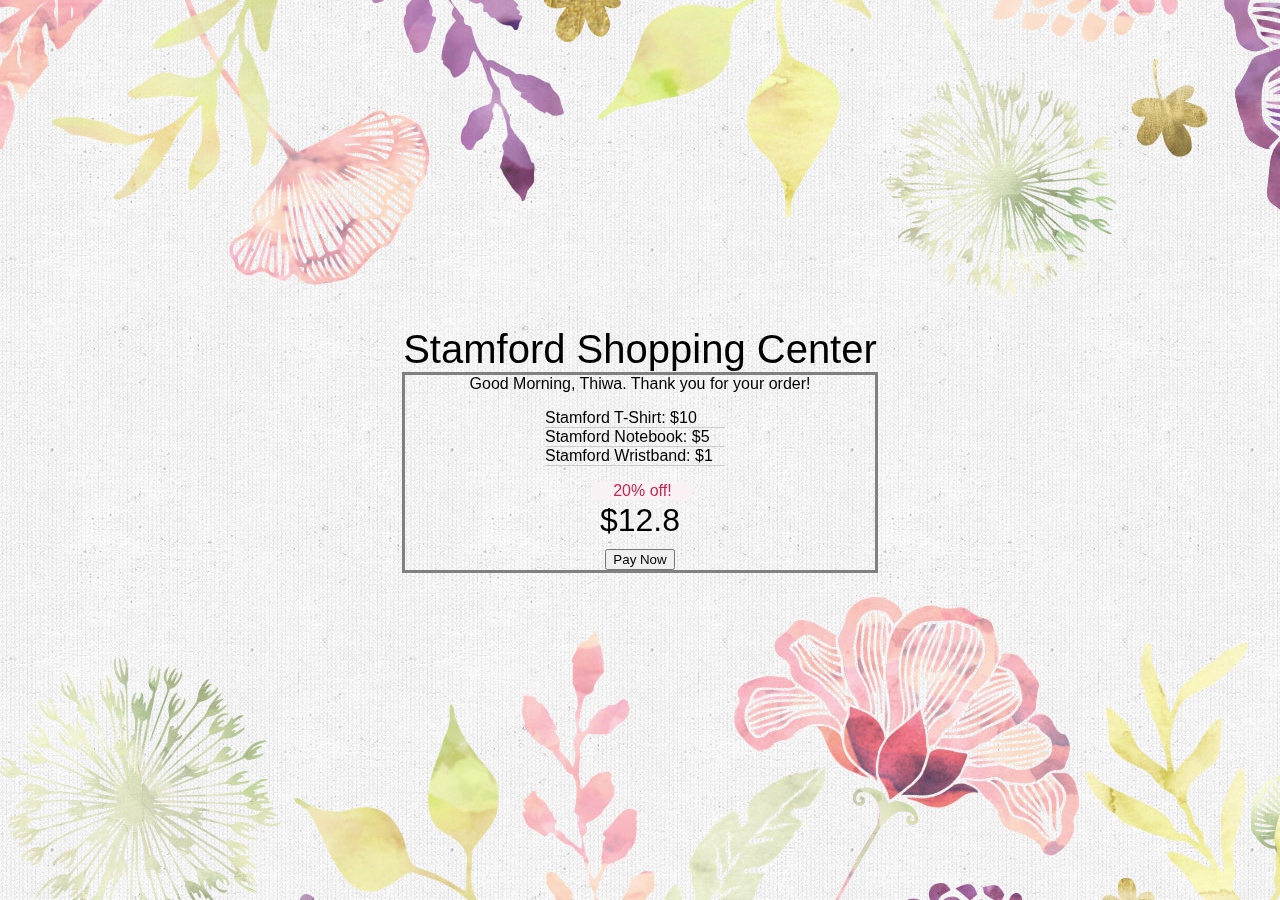
<file: Week2/index.html>
<html>
<head>
	<title>Week 2: Welcome to ITE220 Web Page</title>
	<link rel="stylesheet" type="text/css" href="CSS/w2style.css">
</head>
<body>
	<div class="content">
		<div class="title">Stamford Shopping Center</div>	
		<div class="content-container">
			<div class="inner-content">
				<span id="greeting">Hi</span>, Thiwa. Thank you for your order!
			</div>
			<ul id="productList" class="product-list"></ul>
			<div class="discount" id="discount">
				20% off!
			</div>
			<div class="total-price" id="totalPrice"></div>
			<button>Pay Now</button>
		</div>
	</div>
</body>
</html>
<script type="text/javascript" src="JS/add-content.js"></script>
</file>
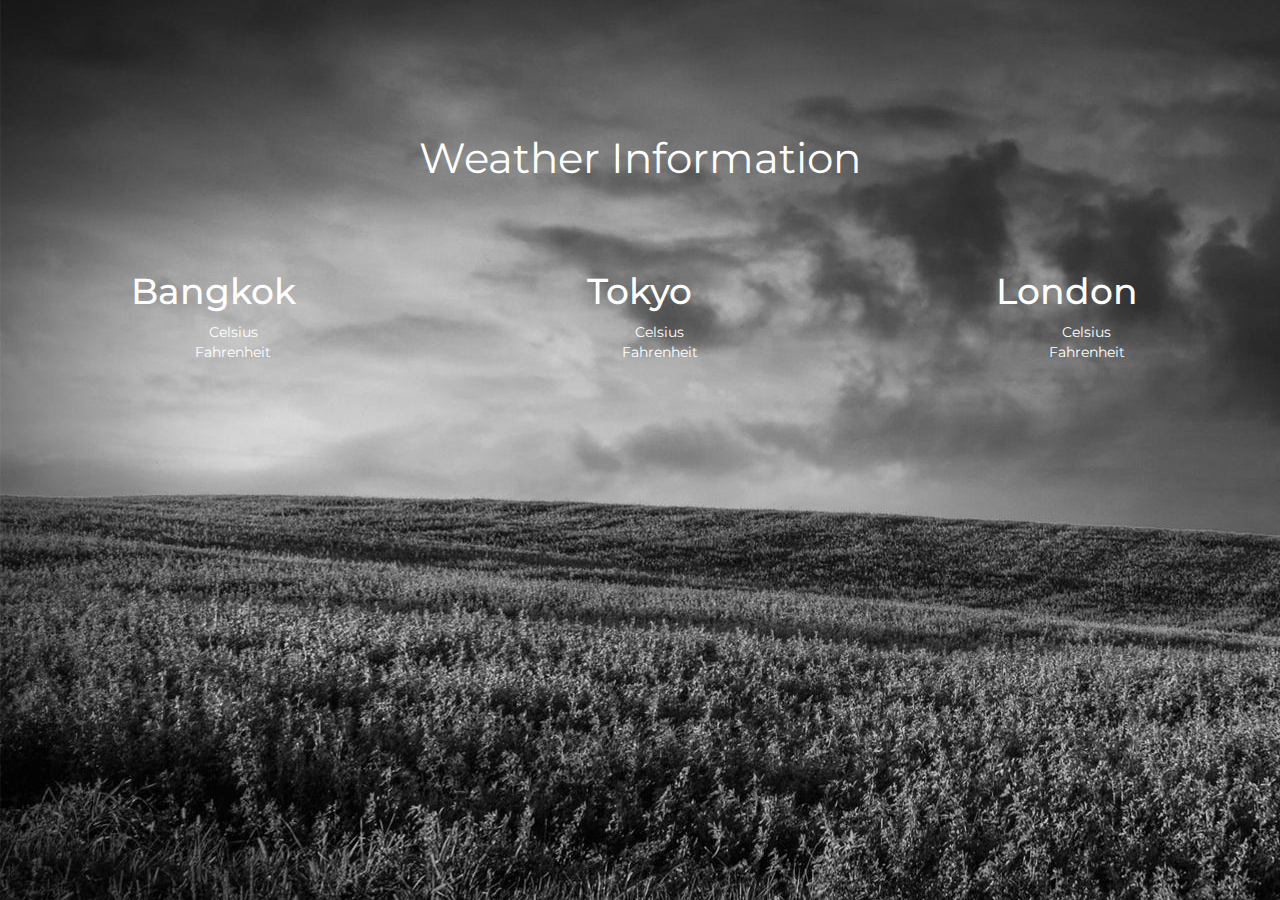
<file: Week7/index.html>
<!--Thiwa-->
<html>
<head>
  <title>Week7 | Weather</title>
  <link rel="stylesheet" href="css/app.css">
  <link rel="stylesheet" href="css/bootstrap.css">
  <link rel="stylesheet" href="css/bootstrap.min.css">
  <link rel="stylesheet" type="text/css" href="http://fonts.googleapis.com/css?family=Montserrat">
</head>
<body>
  <div class="header">
    Weather Information
  </div>
  <div id="container">
    <center>
    <div class="col-md-4">
        <div class="bangkok" >
          <a href="#" id="bkk"><h1>Bangkok</h1></a>
          <div id="bkkinfo">
            <!--bkk info is here-->
          </div>
          <ul>
            <a href="#" id="bkkcelsius">
              <li>
                Celsius
              </li>
            </a>
            <a href="#" id="bkkfahren">
              <li>
                Fahrenheit
              </li>
            </a>
          </ul>
        </div>
    </div>
    <div class="col-md-4">
        <div class="tokyo">
          <a href="#" id="tk"><h1>Tokyo</h1></a>
          <div id="tkinfo">
          <!--Tokyo info is here-->
          </div>
          <ul>
            <a href="#" id="tkcelsius">
              <li>
                Celsius
              </li>
            </a>
            <a href="#" id="tkfahren">
              <li>
                Fahrenheit
              </li>
            </a>
          </ul>
        </div>
    </div>
    <div class="col-md-4 london">
        <div class="london">
          <a href="#" id="ld"><h1>London</h1></a>
          <div id="ldinfo">
            <!--London info is here-->
          </div>
          <ul>
            <a href="#" id="ldcelsius">
              <li>
                Celsius
              </li>
            </a>
            <a href="#" id="ldfahren">
              <li>
                Fahrenheit
              </li>
            </a>
          </ul>
        </div>
    </div>
  </center>
  </div>

  <script src="js/bootstrap.js"></script>
  <script src="js/jquery.min.js"></script>
  <script src="js/bootstrap.min.js"></script>
  <script src="js/app.js"></script>
</body>
</html>
</file>
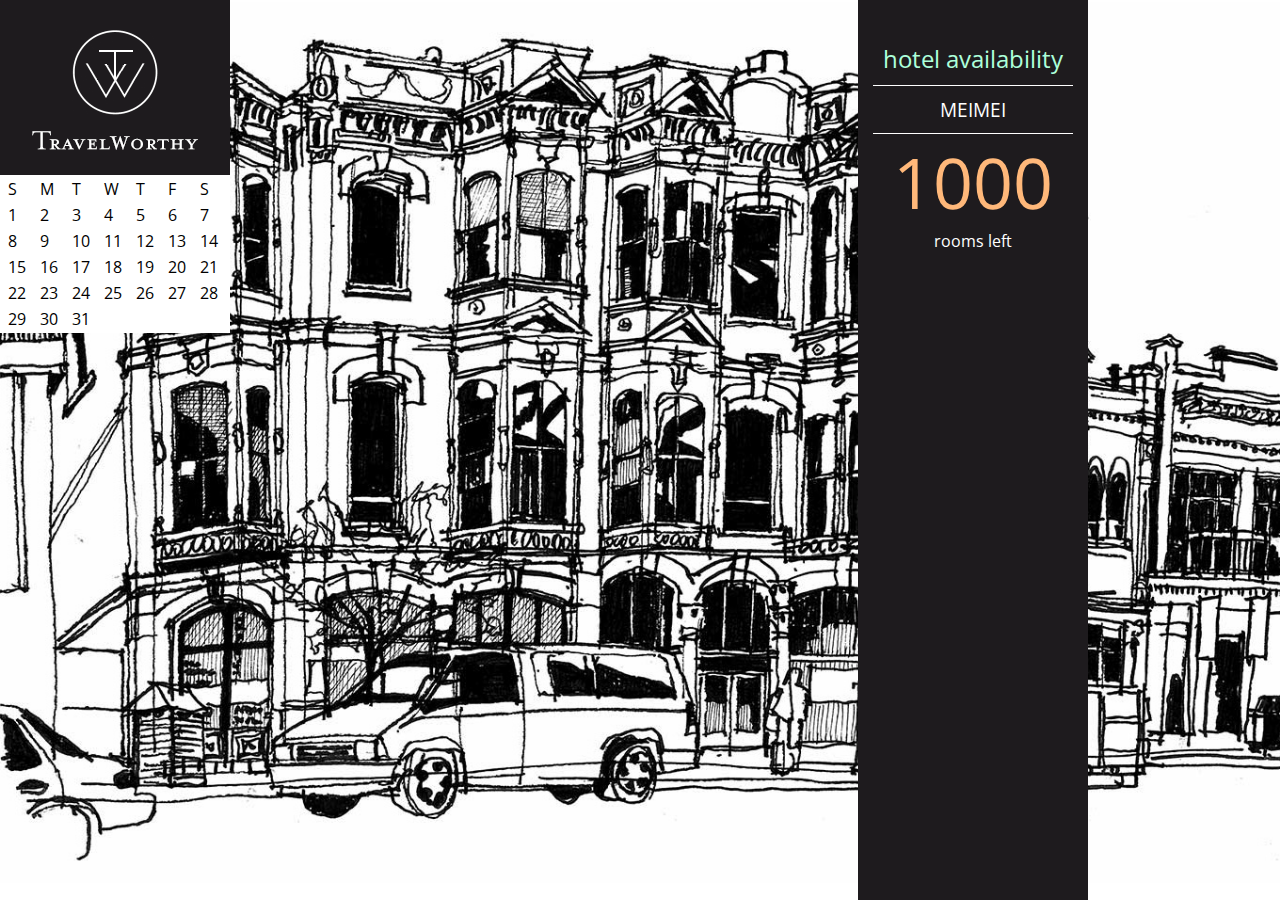
<file: Week2-2/hotel_calendar.html>
<!DOCTYPE html>
<html>
  <head>
    <title>JavaScript &amp; jQuery - Chapter 3: Functions, Methods &amp; Objects - Object Literal</title>
    <link rel="stylesheet" href="css/c03.css" />
  </head>
  <body>
    <h1>TravelWorthy</h1>
    <div class="calendar">
      <table id="hotelCalendarTable">
        <tr>
          <td>S</td>
          <td>M</td>
          <td>T</td>
          <td>W</td>
          <td>T</td>
          <td>F</td>
          <td>S</td>
        </tr>
      </table>
    </div>
    <div id="info">
      <h2>hotel availability</h2>
      <div id="hotelName"></div>
      <div id="availability">
        <p id="rooms"></p>
        <p>rooms left</p>
      </div>
    </div>
    <script src="js/object-literal.js"></script>
    <script src="js/calendar.js"></script>
  </body>
</html>
</file>
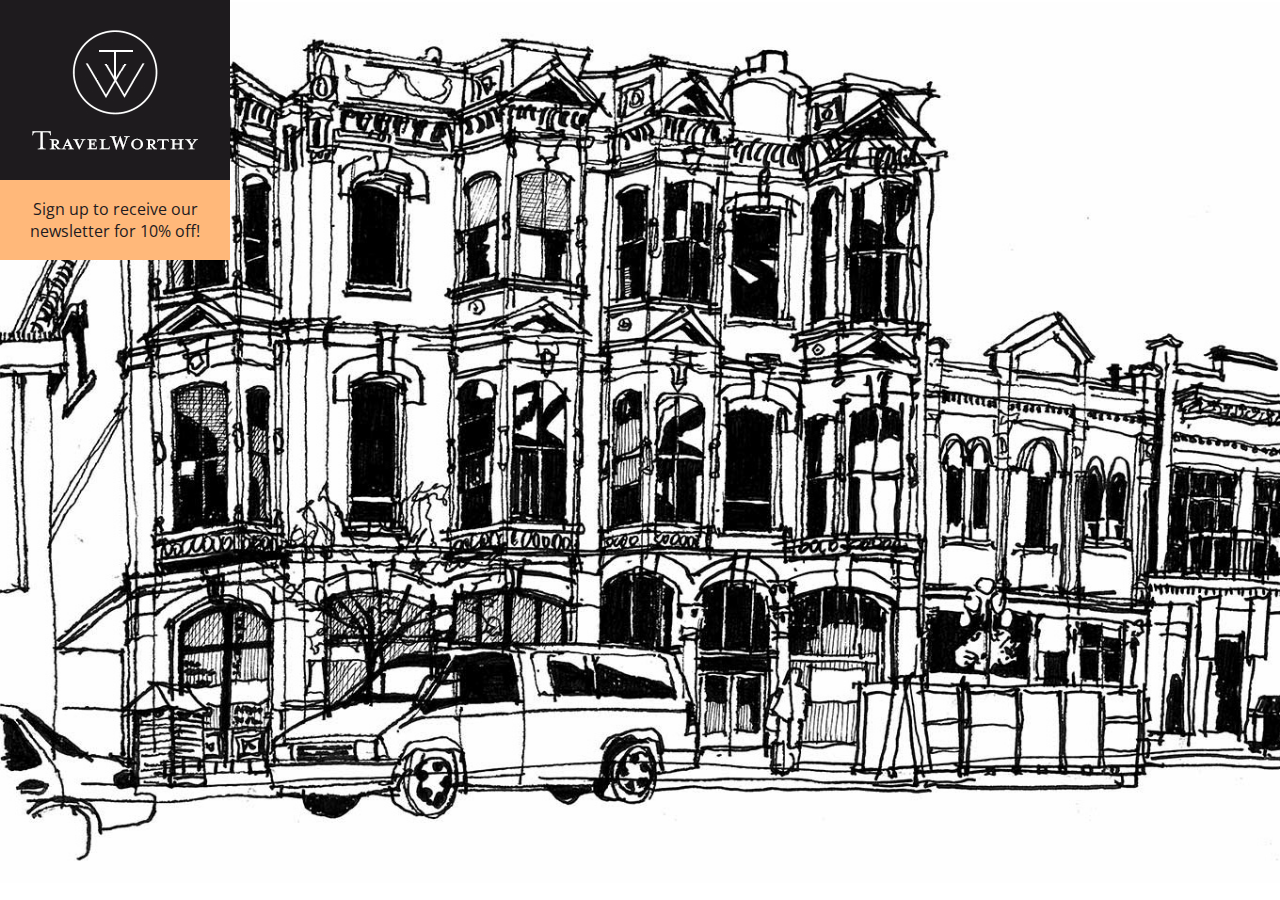
<file: Week2-2/index1.html>
<html>
  <head>
    <title>Basic Function</title>
    <link rel="stylesheet" href="css/c03.css" />
  </head>
  <body>
    <h1>TravelWorthy</h1>
    <div id="message">Welcome to our site!</div>
    <script src="js/basic-function.js"></script>
  </body>
</html>
</file>
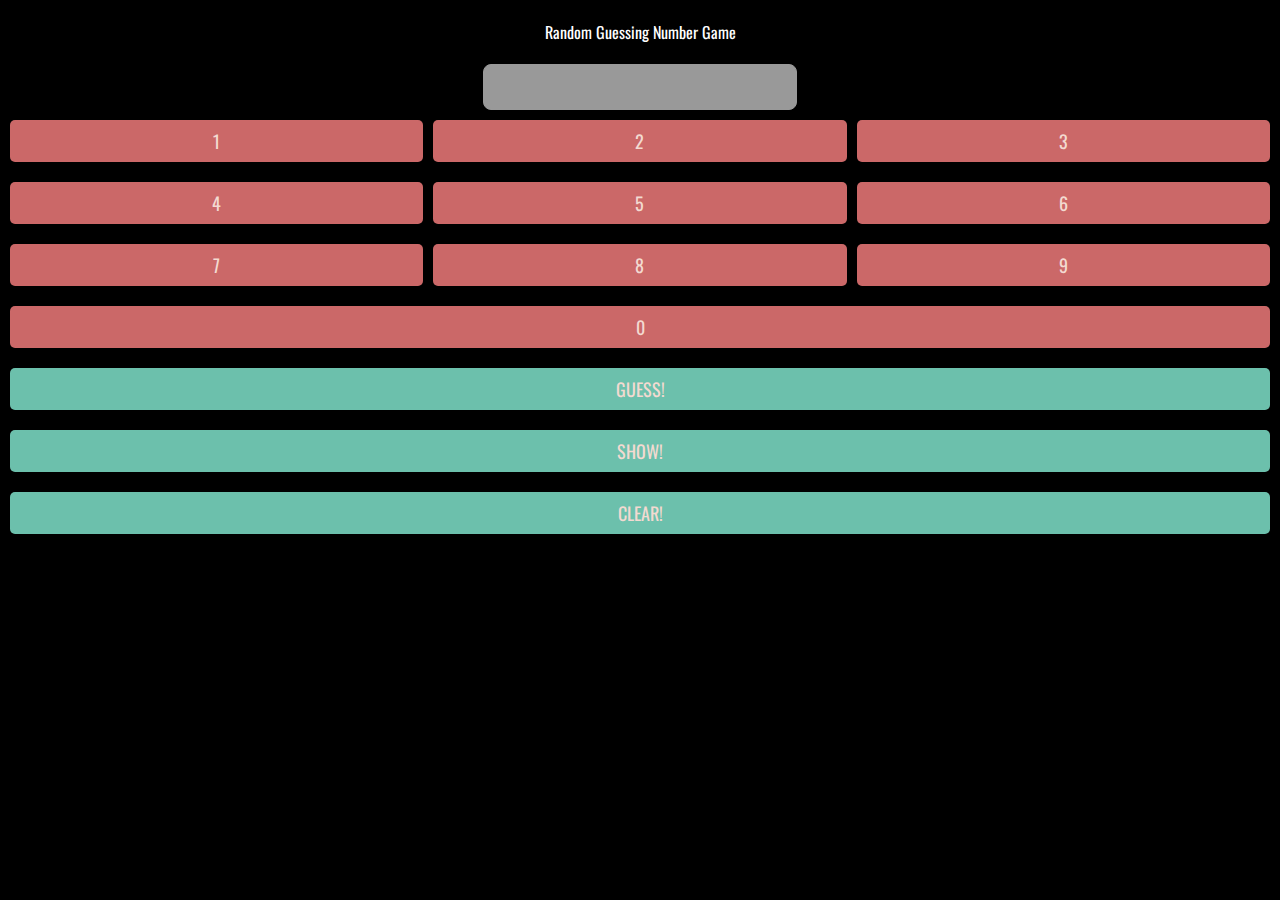
<file: Week3/random-guessing-number-game.html>
<!DOCTYPE html>
<html>
  <head>
    <title>Random Guessing Number Game</title>
    <link rel="stylesheet" href="css/week3.css" />
  </head>
  <body id="body">
    <center>
      <div class="title">Random Guessing Number Game</div>
      <div><input type="text" id="userValue" class="user-input" disabled/></div>
    </center>
    <div id="buttonContainer">
      <div class="row">
        <div class="button" id="one">1</div>
        <div class="button" id="two">2</div>
        <div class="button" id="three">3</div>
      </div>
      <div class="row">
        <div class="button" id="four">4</div>
        <div class="button" id="five">5</div>
        <div class="button" id="six">6</div>
      </div>
      <div class="row">
        <div class="button" id="seven">7</div>
        <div class="button" id="eight">8</div>
        <div class="button" id="nine">9</div>
      </div>
      <div class="row">
        <div class="button" id="zero">0</div>
      </div>

      <div class="row">
        <div class="button guess" id="guess">Guess!</div>
      </div>
      <div class="row">
        <div class="button guess" id="show">Show!</div>
      </div>
      <div class="row">
        <div class="button guess" id="clear">Clear!</div>
      </div>
    </div>
    <script src="js/game.js"></script>
  </body>
</html>
</file>
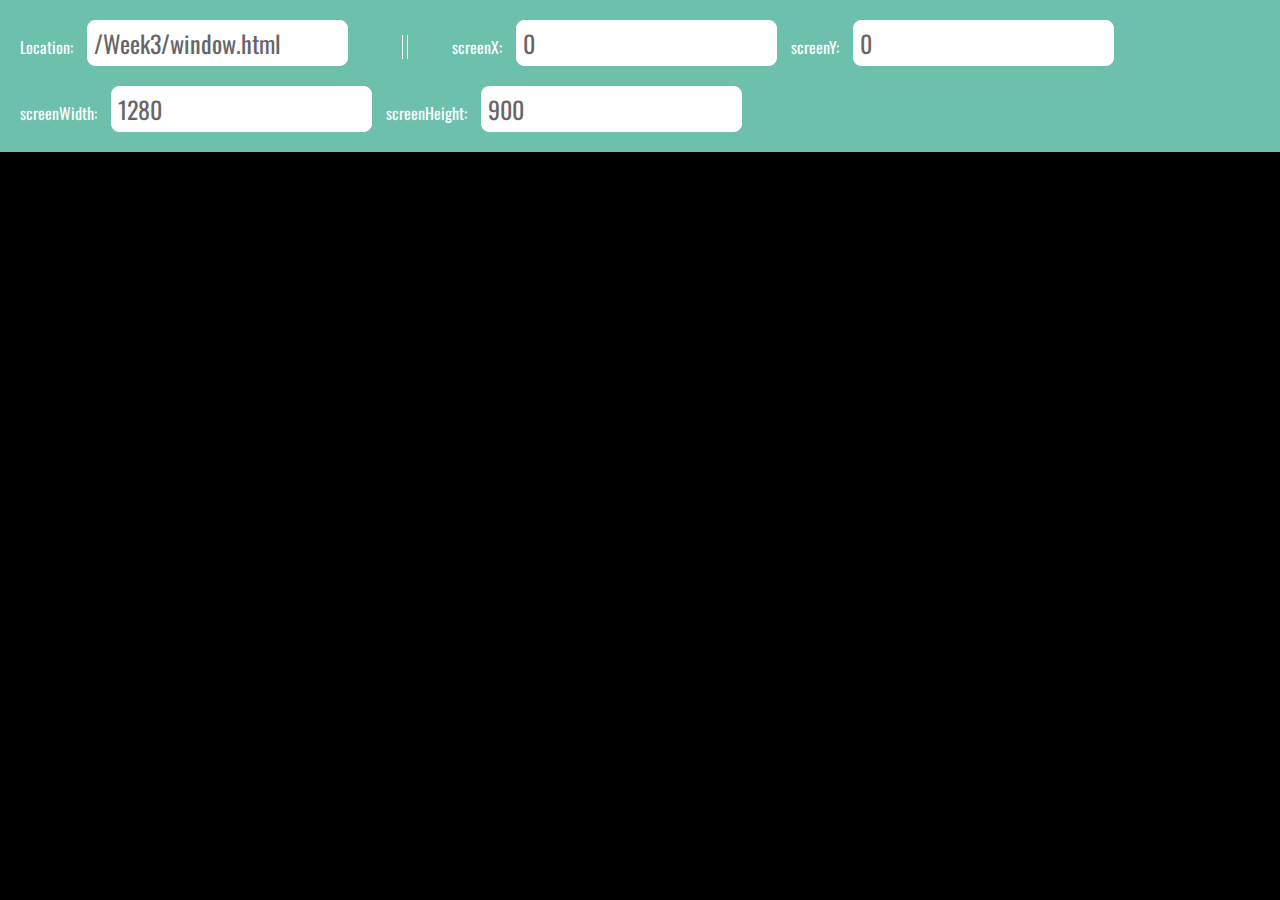
<file: Week3/window.html>
<!DOCTYPE html>
<html>
  <head>
    <title>ITE220: Week 3</title>
    <link rel="stylesheet" href="css/week3.css" />
  </head>
  <body id="body">
    <div id="stats">
      Location: <input type="text" id="location" /> <span class="divider">|</span>
      screenX: <input type="text" id="sx" />
      screenY: <input type="text" id="sy" />
      <div id="hw">
        screenWidth: <input type="text" id="sw" />
        screenHeight: <input type="text" id="sh" />
      </div>
    </div>
    <script src="js/window-example.js"></script>
  </body>
</html>
</file>
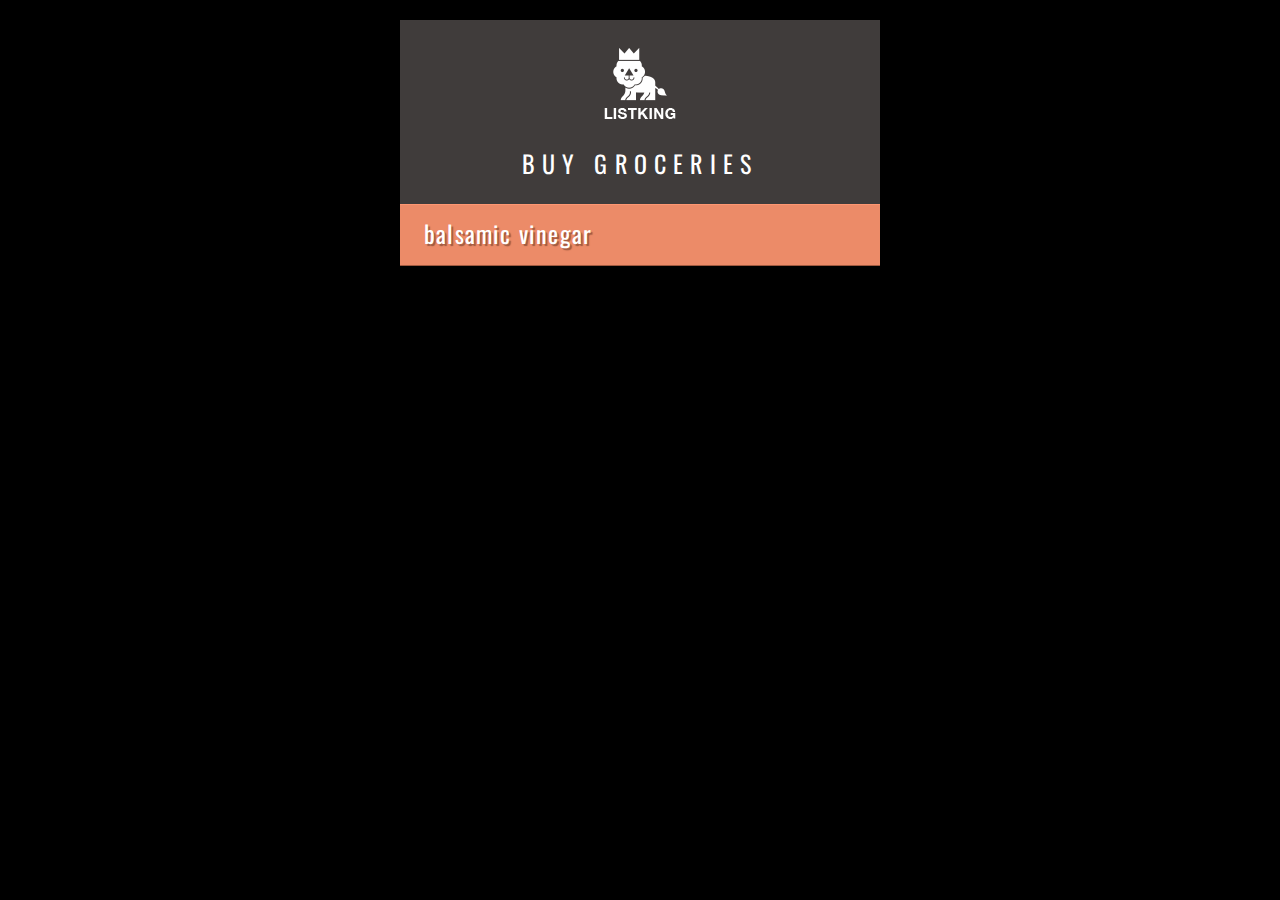
<file: Week4/basic-jquery.html>
<!DOCTYPE html>
<html>
  <head>
    <title>JavaScript &amp; jQuery - Chapter 7: Introducing jQuery - Basic Example</title>
    <link rel="stylesheet" href="css/c07.css" />
  </head>
  <body>
    <div id="page">
      <h1 id="header">List</h1>
      <h2>Buy groceries</h2>
      <ul>
        <li id="one" class="cool"><em>fresh</em> figs</li>
        <li id="two" class="cool">pine nuts</li>
        <li id="three" class="cool">honey</li>
        <li id="four">balsamic vinegar</li>
      </ul>
    </div>
    <script src="js/jquery-1.11.0.js"></script>
    <script src="js/basic-example.js"></script>
  </body>
</html>
</file>
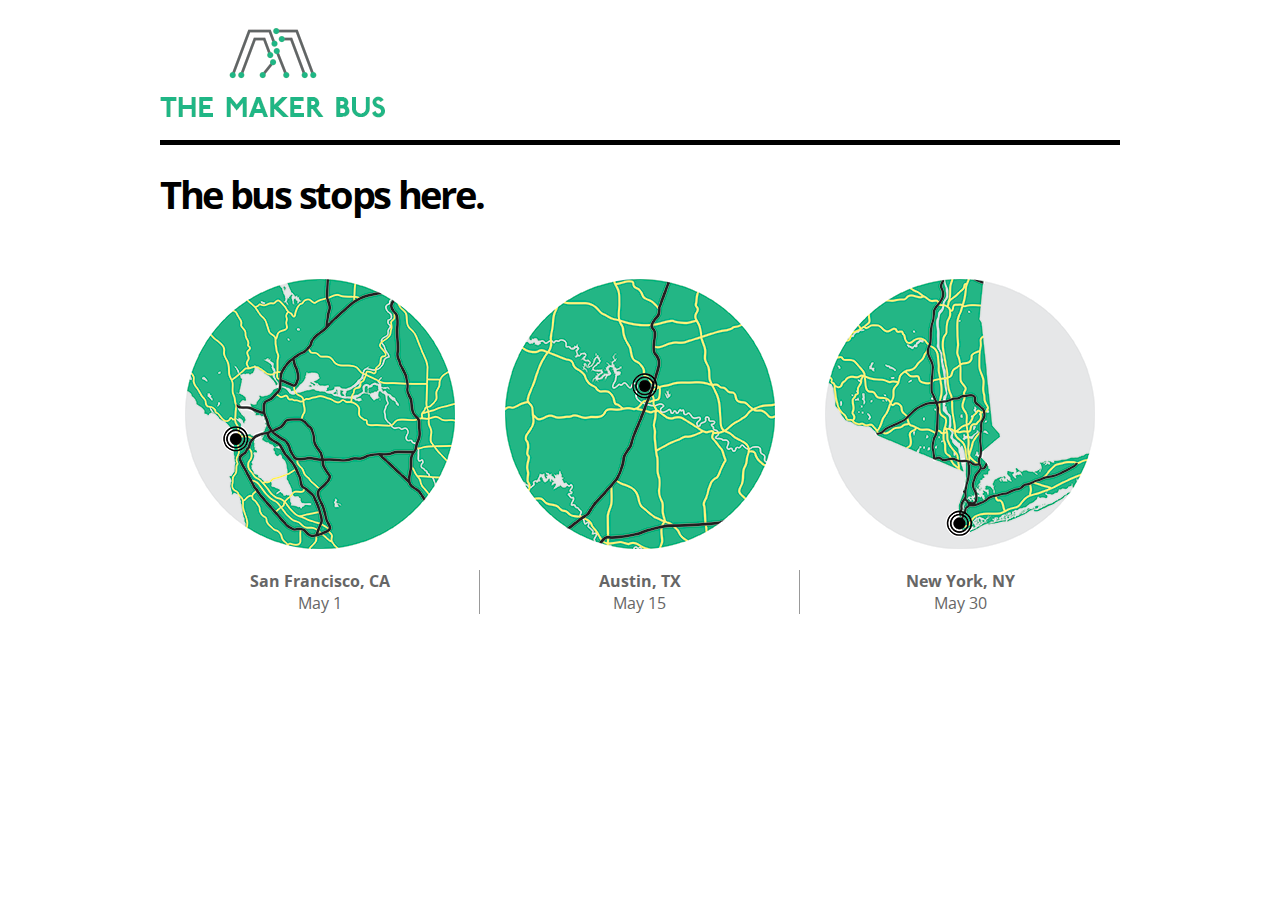
<file: Week6/c08/data-html.html>
<!DOCTYPE html>
<html>
  <head>
    <meta charset="UTF-8">
    <title>JavaScript &amp; jQuery - Chapter 8: Ajax &amp; JSON - Loading HTML</title>
    <link rel="stylesheet" href="css/c08.css" />
  </head>
  <body>

    <header><h1>THE MAKER BUS</h1></header>
    <h2>The bus stops here.</h2>
    <section id="content"></section>

    <script src="js/data-html.js"></script>

  </body>
</html>
</file>
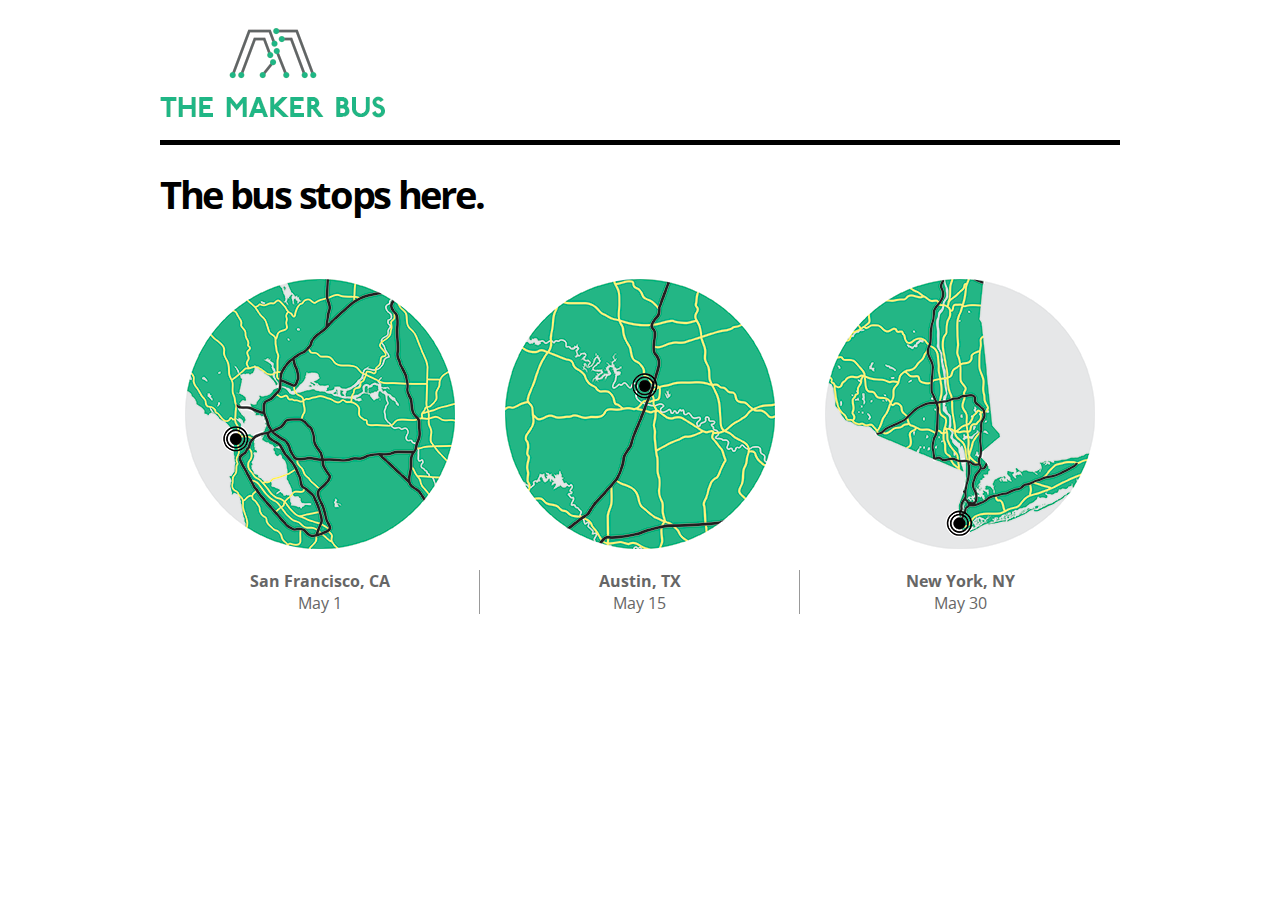
<file: Week6/c08/data-json.html>
<!DOCTYPE html>
<html>
  <head>
    <meta charset="UTF-8">
    <title>JavaScript &amp; jQuery - Chapter 8: Ajax &amp; JSON - Loading JSON</title>
    <link rel="stylesheet" href="css/c08.css" />
  </head>
  <body>

    <header><h1>THE MAKER BUS</h1></header>
    <h2>The bus stops here.</h2>
    <section id="content"></section>

    <script src="js/data-json.js"></script>

  </body>
</html>
</file>
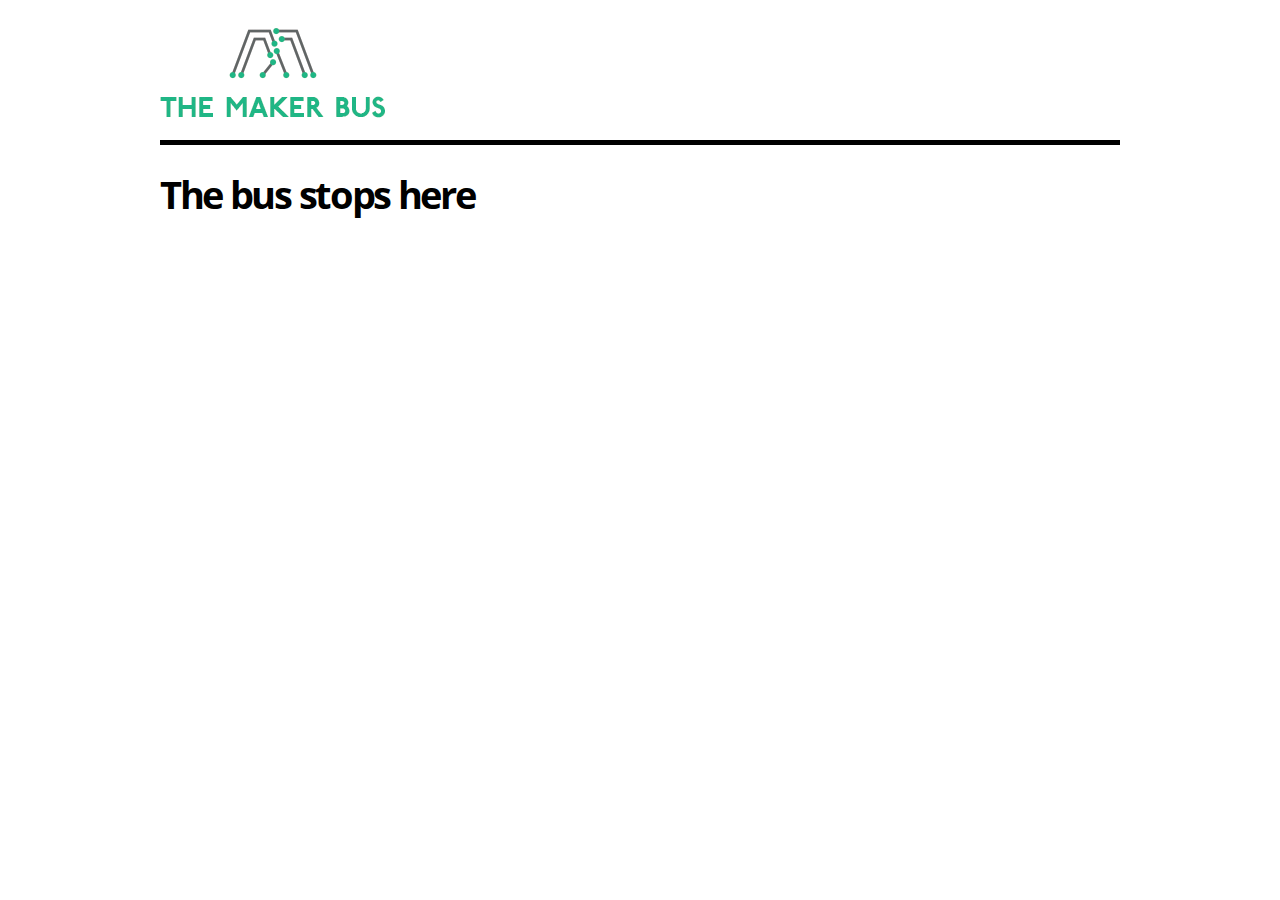
<file: Week6/c08/data-jsonp.html>
<!DOCTYPE html>
<html>
  <head>
    <meta charset="UTF-8">
    <title>JavaScript &amp; jQuery - Chapter 8: Ajax &amp; JSON - JSONP</title>
    <link rel="stylesheet" href="css/c08.css" />
  </head>
  <body>

    <header><h1>THE MAKER BUS</h1></header>
    <h2>The bus stops here</h2>
    <section id="content"></section>

    <script src="js/data-jsonp.js"></script>
    <script src="http://htmlandcssbook.com/js/jsonp.js?callback=showEvents"></script>
  </body>
</html>
</file>
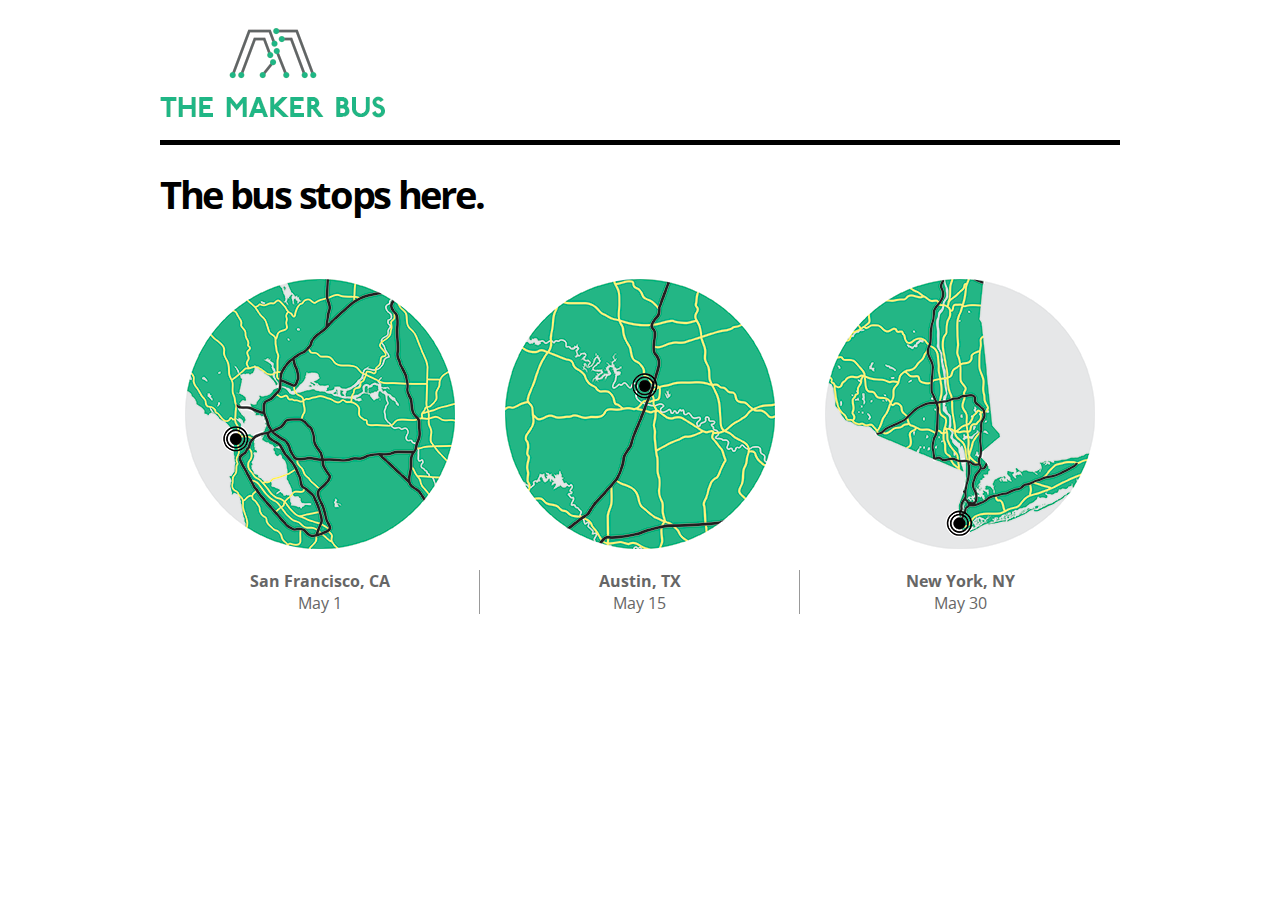
<file: Week6/c08/data-xml.html>
<!DOCTYPE html>
<html>
  <head>
    <meta charset="UTF-8">
    <title>JavaScript &amp; jQuery - Chapter 8: Ajax &amp; JSON - Loading XML</title>
    <link rel="stylesheet" href="css/c08.css" />
  </head>
  <body>

    <header><h1>THE MAKER BUS</h1></header>
    <h2>The bus stops here.</h2>
    <section id="content"></section>

    <script src="js/data-xml.js"></script>

  </body>
</html>
</file>
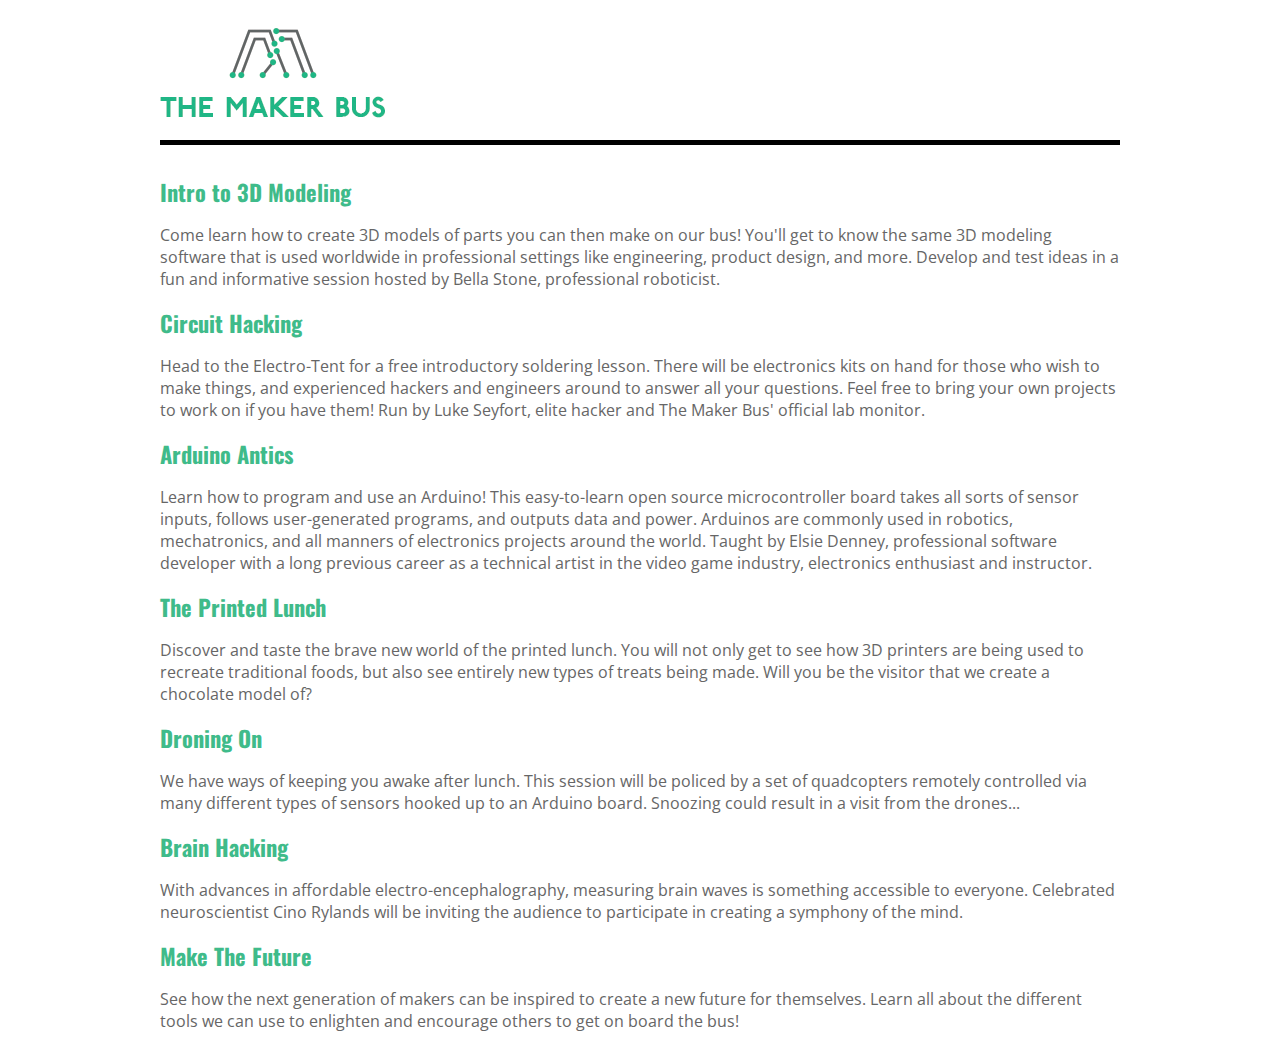
<file: Week6/c08/descriptions.html>
<!DOCTYPE html>
<html>
  <head>
    <title>Descriptions of sessions</title>
    <link rel="stylesheet" href="css/c08.css" />
  </head>
  <body>

    <header>
      <h1>THE MAKER BUS</h1>
    </header>
    
    <div id="Intro-to-3D-Modeling">
      <h3>Intro to 3D Modeling</h3>
      <p>Come learn how to create 3D models of parts you can then make on our bus! You'll get to know the same 3D modeling software that is used worldwide in professional settings like engineering, product design, and more. Develop and test ideas in a fun and informative session hosted by Bella Stone, professional roboticist.</p>
    </div>

    <div id="Circuit-Hacking">
      <h3>Circuit Hacking</h3>
      <p>Head to the Electro-Tent for a free introductory soldering lesson. There will be electronics kits on hand for those who wish to make things, and experienced hackers and engineers around to answer all your questions. Feel free to bring your own projects to work on if you have them! Run by Luke Seyfort, elite hacker and The Maker Bus' official lab monitor.</p>
    </div>

    <div id="Arduino-Antics">
      <h3>Arduino Antics</h3>
      <p>Learn how to program and use an Arduino! This easy-to-learn open source microcontroller board takes all sorts of sensor inputs, follows user-generated programs, and outputs data and power. Arduinos are commonly used in robotics, mechatronics, and all manners of electronics projects around the world. Taught by Elsie Denney, professional software developer with a long previous career as a technical artist in the video game industry, electronics enthusiast and instructor.</p>
    </div>

    <div id="The-Printed-Lunch">
      <h3>The Printed Lunch</h3>
      <p>Discover and taste the brave new world of the printed lunch. You will not only get to see how 3D printers are being used to recreate traditional foods, but also see entirely new types of treats being made. Will you be the visitor that we create a chocolate model of?</p>
    </div>

    <div id="Droning-On">
      <h3>Droning On</h3>
      <p>We have ways of keeping you awake after lunch. This session will be policed by a set of quadcopters remotely controlled via many different types of sensors hooked up to an Arduino board. Snoozing could result in a visit from the drones...</p>
    </div>

    <div id="Brain-Hacking">
      <h3>Brain Hacking</h3>
      <p>With advances in affordable electro-encephalography, measuring brain waves is something accessible to everyone. Celebrated neuroscientist Cino Rylands will be inviting the audience to participate in creating a symphony of the mind.</p>
    </div>

    <div id="Make-The-Future">
      <h3>Make The Future</h3>
      <p>See how the next generation of makers can be inspired to create a new future for themselves. Learn all about the different tools we can use to enlighten and encourage others to get on board the bus!</p>
    </div>

  </body>
</html>
</file>
<file: Week2/CSS/w2style.css>
body {
	font-family:  sans-serif;
	background-attachment:fixed;
	background-position: center; 
	background-image: url("../Images/stamfordwallpaper.jpg");
}
.content {
	text-align: center;
	position: fixed;
	top: 50%;
  left: 50%;
  -webkit-transform: translate(-50%, -50%);
  transform: translate(-50%, -50%);
}

.content .title {
	font-size: 2.5em;
}

.content .content-container {
	border-color: grey;
	border-size: 1px; /* this allows you to adjust the thickness */
	border-style: solid;
	width: 470px;
}

.content .total-price {
	padding-top: 20px;
	padding-bottom: 10px;
	font-size: 2em;
}

.content ul {
	list-style-type: none;
}
.content .product-list {
	text-align: left;
	width: 180px;
	margin-left: 100px;
}
.content .product-list li {
	border-bottom: 1px solid #ccc;
}
.content .discount {
  color: #c7254e;
  background-color: #f9f2f4 !important;
  border-radius: 5px;
  width: 100px;
  position: fixed;
  left: 40%;
}
</file>
<file: Week7/css/app.css>
body{
  color: #fff;
  background-image: url('../img/bg2.jpg');
  position: relative;
  background-repeat: no-repeat;
  height: 100%;
  width: 100%;
}
.header{
    color: #fff;
    font-family: 'Montserrat', serif;
    font-size: 300%;
    text-align: center;
    padding-top: 10%;
    padding-bottom: 5%;
}

.bangkok {
  text-decoration: none;
  color: #fff;
  height: 300px;
  vertical-align: middle;
  font-family: 'Montserrat', serif;
}

.bangkok a{
  text-decoration: none;
  color: #fff;
}

.bangkok a:hover{
  text-decoration: none;
  color: #fff;
}

.bangkok a:active{
  text-decoration: none;
  color: #fff;
}

.bangkok a:visited{
  text-decoration: none;
  color: #fff;
}

.bangkok a:focus{
  text-decoration: none;
  color: #fff;
}

.bangkok a:link{
  text-decoration: none;
  color: #fff;
}

.bangkok li{
  list-style-type: none;;
}

/*Tokyo*/

.tokyo{
  text-decoration: none;
  color: #fff;
  height: 300px;
  font-family: 'Montserrat', serif;
}

.tokyo a{
  text-decoration: none;
  color: #fff;
}

.tokyo a:hover{
  text-decoration: none;
  color: #fff;
}

.tokyo a:active{
  text-decoration: none;
  color: #fff;
}

.tokyo a:visited{
  text-decoration: none;
  color: #fff;
}

.tokyo a:focus{
  text-decoration: none;
  color: #fff;
}

.tokyo a:link{
  text-decoration: none;
  color: #fff;
}

.tokyo ul{
  list-style-type: none;
}

/* London*/

.london {
  text-decoration: none;
  color: #fff;
  height: 300px;
  font-family: 'Montserrat', serif;
}

.london a{
  text-decoration: none;
  color: #fff;
}

.london a:hover{
  text-decoration: none;
  color: #fff;
}

.london a:active{
  text-decoration: none;
  color: #fff;
}

.london a:visited{
  text-decoration: none;
  color: #fff;
}

.london a:focus{
  text-decoration: none;
  color: #fff;
}

.london a:link{
  text-decoration: none;
  color: #fff;
}

.london ul{
  list-style-type: none;
}
</file>
<file: Week3/css/week3.css>
@import url(http://fonts.googleapis.com/css?family=Oswald);

body {
  background-color: #000;
  font-family: 'Oswald', 'Futura', sans-serif;
  margin: 0;
  padding: 0;
}

#page {
  background-color: #403c3b;
  margin: 0 auto 0 auto;
}

#stats {
  background-color: #6cc0ac;
  color: #ffffff;
  position: fixed;
  top: 0;
  left: 0;
  padding: 20px;
  width: 100%;
  align-content: center;
}

#stats  input[type="text"] {
  width: auto;
  margin: 0 10px 0 10px;
  background-color: #fff;
  border-color: #fff;
}

#hw {
  padding-top: 20px;
}

#body #page {margin-top: 130px;}

.divider {
  margin: 0 40px;
  border-left: 1px solid #fff;
  border-right: 1px solid #fff;
  color: #6cc0ac;}

/* Form styles */

form {
  padding: 0 60px 65px 60px;}

label {
  color: #fff;
  display: block;
  margin: 10px 0 10px 0;
  font-size: 24px;}

input[type='text'], input[type='password'], textarea {
  background-color: #999;
  color: #666;
  font-family: 'Oswald', 'Futura', sans-serif;
  font-size: 24px;
  width: 96%;
  padding: 4px 6px;
  border: 1px solid #999;
  border-radius: 8px;}

input[type='text']:focus, input[type='password']:focus, textarea:focus {
  border: 1px solid #fff;
  background-color: #fff;
  outline: none;}
/*
input[type='submit'], a.add {
  background-color: #cb6868;
  color: #f3dad1;
  border: none;
  border-radius: 5px;
  padding: 8px 10px;
  margin-top: 10px;
  float: right;
  font-size: 18px;
  text-decoration: none;
  text-transform: uppercase;}

input[type='submit']:hover, a.add:hover {
  background-color: #d75359;
  color: #f3dad1;
  cursor: pointer;
  box-shadow: none;
  position: relative;
  top: 1px;}*/

textarea {
  width: 96%;
  height: 5em;
  line-height: 1.4em;}

select, option {
  font-size: 16px;}

.button {
  background-color: #cb6868;
  color: #f3dad1;
  border: none;
  border-radius: 5px;
  padding: 8px 10px;
  margin-top: 10px;
  font-size: 18px;
  text-decoration: none;
  text-transform: uppercase;
  width: 30px;
  text-align: center;
  cursor: pointer;

  display: table-cell;

}
.row {
  display: table;
  width: 100%; /*Optional*/
  table-layout: fixed; /*Optional*/
  border-spacing: 10px; /*Optional*/
}
.user-input {

  width: 300px !important;
  text-align: center;
}
.title {
  margin-top: 20px;
  margin-bottom: 20px;
  color: white;
}
.button.guess {
  background-color: #6cc0ac;
}
</file>
<file: Week4/css/c07.css>
@import url(http://fonts.googleapis.com/css?family=Oswald);

body {
  background-color: #000;
  font-family: 'Oswald', 'Futura', sans-serif;
  margin: 0; 
  padding: 0;}

#page {
  background-color: #403c3b;
  margin: 0 auto 0 auto;
  position: relative;
  text-align: center;}
  /* Responsive page rules at bottom of style sheet */

h1 {
  background-image: url(../images/kinglogo.png);
  background-repeat: no-repeat;
  background-position: center center;
  text-align: center;
  text-indent: -1000%;
  height: 75px;
  line-height: 75px;
  width: 117px;
  margin: 0 auto 0 auto;
  padding: 30px 10px 20px 10px;}

h2 {
  color: #fff;
  font-size: 24px;
  font-weight: normal;
  text-align: center;
  text-transform: uppercase;
  letter-spacing: .3em;
  display: inline-block;
  margin: 0 0 23px 0;}

h2 span {
  background-color: #fff;
  color: #000;
  font-size: 12px;
  text-align: center;
  letter-spacing: 0;
  display: inline-block;
  position: relative;
  border-radius: 50%;
  top: -5px;
  height: 22px;
  width: 26px;
  padding: 4px 0 0 0;}

ul {
  border:none;
  padding: 0;
  margin: 0;}

li {
  background-color: #ec8b68;
  color: #fff;
  border-top: 1px solid #fe9772;
  border-bottom: 1px solid #9f593f;
  font-size: 24px;
  letter-spacing: .05em;
  list-style-type: none;
  text-shadow: 2px 2px 1px #9f593f;
  text-align: left;
  height: 50px;
  padding-left: 1em;
  padding-top: 10px;}

li a {
  color: #fff;
  background-image: url('../images/icon-link.png');
  background-position: right, center;
  background-repeat: no-repeat;
  text-decoration: none;
  padding-right: 36px;}

li.complete a {
  background-image: none;}

p {
  background-color: #fff;
  color: #666; 
  padding: 10px;
  display: inline-block;
  margin: 20px auto 20px auto;
  width: 80%;
  border-radius: 5px;
  text-align: center;}

.hot {
  background-color: #d7666b;
  color: #fff;
  text-shadow: 2px 2px 1px #914141;
  border-top: 1px solid #e99295;
  border-bottom: 1px solid #914141;}

.cool {
  background-color: #6cc0ac;
  color: #fff;
  text-shadow: 2px 2px 1px #3b6a5e;
  border-top: 1px solid #7ee0c9;
  border-bottom: 1px solid #3b6a5e;}

.complete {
  background-color: #999;
  color: #fff;
  background-image: url("../images/icon-trash.png");
  background-position: right, center;
  background-repeat: no-repeat;
  border-top: 1px solid #666;
  border-bottom: 1px solid #b0b0b0;
  text-shadow: 2px 2px 1px #333;}

.complete a {display:block;}

.favorite {
  background-image: url('../images/icon-heart.png');
  background-position: right, center;
  background-repeat: no-repeat;}

em.seasonal
 {
  background-image: url('../images/icon-calendar.png');
  background-position: left  center;
  background-repeat: no-repeat;
  padding-left: 30px;}


/* FORM STYLES */

form {
  padding: 0 20px 20px 20px;}

label {
  color: #fff;
  display: block;
  margin: 10px 0 10px 0;
  font-size: 24px;}

input[type='text'], input[type='password'], textarea {
  background-color: #999;
  color: #333;
  font-size: 24px;
  width: 96%;
  padding: 4px 6px;
  border: 1px solid #999;
  border-radius: 8px;}

input[type='submit'], a.add, button, a.show {
  background-color: #cb6868;
  color: #f3dad1;
  border-radius: 8px;
  border: none;
  padding: 8px 10px;
  margin-top: 10px;
  font-family: 'Oswald', 'Futura', sans-serif;
  font-size: 18px;
  text-decoration: none;
  text-transform: uppercase;}

input[type='submit'], a.add, button {
  float: right;} 

input[type='text']:focus, input[type='password']:focus, textarea:focus {
  border: 1px solid #fff;
  background-color: #fff;
  outline: none;}

input[type='submit']:hover, a.add:hover, a.show:hover {
  background-color: #000;
  color: #fff;
  cursor: pointer;}


::-webkit-input-placeholder {color: #403c3b; font-family: arial, sans-serif;}
:-moz-placeholder { /* Firefox 18- */ color: #403c3b; font-family: arial, sans-serif;}
::-moz-placeholder {  /* Firefox 19+ */ color: #403c3b; font-family: arial, sans-serif;}
:-ms-input-placeholder { color: #403c3b; font-family: arial, sans-serif;}


textarea {
  width: 96%;
  height: 5em;
  line-height: 1.4em;}

select, option {
  font-size: 16px;}

#feedback, #termsHint {
  color: #fff;
  background-image: url('../images/warning.png');
  background-repeat: no-repeat;
  background-position: 2px 14px;
  padding: 10px 0 0 22px;}

#packageHint {
  color: #fff;
  background-image: url('../images/hint.png');
  background-repeat: no-repeat;
  background-position: 2px 5px;
  padding-left: 22px;}

label.selectbox {
  display: inline;}

label.checkbox {
  display: inline;
  font-size: 16px;}

/* Link to show list */
h2 a {
  font-size: 12px; }

a.show{
  font-size: 12px; 
  padding: 5px; 
  letter-spacing: 0; 
  position: relative;
  top: -5px;
  left: 10px;}

/* form example */
#newItemButton {padding: 10px 20px 75px 20px; display: none;}
#newItemForm {padding-top: 20px;}
#itemDescription {width: 360px;}
#newItemForm input[type='submit'] {margin-top: 0; text-align: left;}

/* Attributes example */
#group {
  margin: 10px;
  border: 2px solid #fff;}

/* Events object */
.date, li i {
  font-size: 12px;
  padding-left: 8px;}


/* Additional styles for position example */
#slideAd {
  width: 130px;
  height: 60px;
  background-color: #403c3b;
  background-image: url('../images/adverlion.png');
  background-repeat: no-repeat;
  background-position: 10px center;
  color: #fff;
  border-top: 1px solid #fff;
  border-left: 1px solid #fff;
  border-bottom: 1px solid #fff;
  padding: 25px 20px 10px 85px;
  position: fixed;
  bottom: 20px;
  right: -235px;
  text-transform: uppercase;}

#footer {
  background:none;
  color: #fff;}

/* Small screen:mobile */
@media only screen and (max-width: 500px) {
  body {
      background-color: #403c3b;
  }
  #page {
    max-width: 480px;
  }
}
@media only screen and (min-width: 501px) and (max-width: 767px) {
  #page {
    max-width: 480px;
    margin: 20px auto 20px auto;
  }
}
@media only screen and (min-width: 768px) and (max-width: 959px) {
  #page {
    max-width: 480px;
    margin: 20px auto 20px auto;
  }
}
/* Larger screens act like a demo for the app */
@media only screen and (min-width: 960px) {
  #page {
    max-width: 480px;
    margin: 20px auto 20px auto;
  }
}
@media (-webkit-min-device-pixel-ratio: 2), (min-resolution: 192dpi) { 
  h1{
    background-image: url(../images/2xkinglogo.png);
    background-size: 72px 72px;
  }
}
</file>
<file: Week6/c08/css/c08.css>
/* The Maker Bus Stylesheet */

@import url(http://fonts.googleapis.com/css?family=Oswald:700,400);
@import url(http://fonts.googleapis.com/css?family=Open+Sans);

body {
  background-color: #fff;
  color: #666;
  font-family: 'Open Sans', arial, sans-serif;
  width: 960px;
  margin: 0 auto 0 auto;}

header {
  display: block;
  height: 140px;
  border-bottom: 5px solid #000;
  margin-bottom: 30px;}

h1 {
  font-weight: normal;
  margin: 28px 0 0 0;
  float: left;
  width: 225px;
  height: 90px;
  background-image: url('../img/maker-logo.png');
  background-repeat: no-repeat;
  text-indent: 100%;
  white-space: nowrap;
  overflow: hidden;}

h2 {
  font-size: 2.4em;
  margin: 0.7em 0 1.7em 0;
  padding: 0;
  color: #000;
  line-height: 1em;
  letter-spacing: -.06em;}

h3 {
  margin: 0;
  font-size: 1.4em;
  color: #3fbb8a; 
  font-family: oswald, arial, sans-serif;}

nav {
  font-family: oswald, arial, sans-serif;
  float: right; 
  width: 600px;
  padding-top: 30px;
  font-size: 1.4em;
  text-align: right;
  text-transform: uppercase;}
nav a {
  padding-left: 30px;}
nav a:hover, a.current {
  color: #d71a00;}

a {text-decoration: none; color: #000;}

.third, .event {
  width: 320px;
  float: left;
  text-align: center;}

.event p {border-right: 1px solid #999; }
#content .event:last-child p {border-right: none;}

.third p {
  padding: 0 20px 0 20px;
  margin: 40px 0 20px 0;
  text-align: left;
  line-height: 1.4em;}

.intro p {
  margin: 0 0 0 0;
  padding: 0 20px 20px 0;}


.half {
  padding-top: 60px;
  width: 480px;
  float: left;
  text-align: center;}

#vote {padding-top: 20px;}
p#selector {margin-top: -40px;}

form {
  margin: 0 0 0 90px;
  width: 300px;}
label, input {
  display: inline-block;}
label {
  display: block;
  text-align: left;
  padding-top: 10px;
  text-transform: uppercase;}
input {
  border: none;
  border-radius: 5px;
  background-color: #dcdcdc;
  font-size: 1em;
  line-height: 1em;
  width: 280px;
  padding: 6px 10px 6px 10px;}
input[type=submit] {
  background-color: #1fb684;
  color: #fff;
  font-weight: bold;
  clear:left;
  float: right;
  width: 8em;
  padding: 8px 20px 8px 20px;
  margin-top: 10px;
  text-transform: uppercase;}
input[type=submit]:hover {
  background-color: #000;
  cursor: pointer;}


/* Exchange rates */
#rates div {
  background-repeat:   no-repeat;
  background-position: left center;
  padding-left: 20px;}
#rates {padding: 50px 100px 50px 100px;}
#reload {padding: 0 100px 0 100px;}
#rates, #reload {text-align: left;}
.AU {background-image: url('../img/au.png');}
.UK {background-image: url('../img/gb.png');}
.US {background-image: url('../img/us.png');}


/* Example */
#event a {
  font-family: oswald, arial, sans-serif;
  font-size: 120%;
  text-transform: uppercase;
  text-align: left;
  line-height: 4.5em;
  display: block; 
  height: 120px; width: 100%;}
#event img {
  width: 100px;
  height: 100px;
  float: left;
  margin-right: 10px;}
#event a:hover, #sessions a:hover {color: #1fb684;}
#sessions a {
  font-family: oswald, arial, sans-serif;
  font-size: 120%;}
#sessions p {
  margin-top: 2em;}
#sessions ul {
  border-left: 1px solid #999;
  border-right: 1px solid #999;
  padding: 0 20px 0 20px;
  margin: 0 0 40px 0;}
#sessions li {
  list-style-type: none; 
  padding: 20px 0 20px 0; 
  background-color: #fff; 
  border-top: 1px solid #d6d6d6;
  text-align: left;}
#sessions li:first-child {
  border-top: none;
  padding-top: 1.8em;}
#sessions li .time {
  display: inline-block;
  width: 60px;}
#details div {
  text-align: left;
  padding: 1.8em 0 0em 1;}
#details p {
  padding: 0;
  margin: 0.8em 0 0 0;}
</file>
<file: Week2-2/css/c03.css>
/* JavaScript & jQuery - Chapter 3: Functions, Methods & Programming */
/* The book used a font called Eau Sans - the download examples use Open Sans */

@import url(http://fonts.googleapis.com/css?family=Open+Sans);

body {
  background-color: #fff;
  background: url("../images/travelworthy-backdrop.jpg") no-repeat center center fixed;
  -webkit-background-size: cover;
  -moz-background-size: cover;
  -o-background-size: cover;
  background-size: cover;
  margin: 0;
  font-family: 'Open Sans', sans-serif;}

h1 {
  background: #1e1b1e url("../images/travelworthy-logo.gif") no-repeat;
  width: 230px;
  height: 180px;
  float: left;
  text-indent: 100%;
  white-space: nowrap;
  overflow: hidden;
  margin: 0;}

h2 {
  margin: 1.75em 0 0 0;
  color: #adffda; 
  font-weight: normal;}

h2 + p {
  margin: 0.25em 0 0 0;}
p + p {
  margin: 0;}
p + h2 {
  margin: 10px 0 0 0;}

/* message under the logo */

#message {
  float: left;
  clear: left;
  background-color: #ffb87a;
  color: #1e1b1e;
  width:170px;
  padding: 18px 30px;
  text-align: center;}

/* black bar across the right hand side of the page */

#info {
  background-color: #1e1b1e;
  color: #fff;
  width: 200px;
  padding: 0 15px;
  text-align: center;
  min-height: 100%;
  position: absolute;
  top: 0;
  right: 15%;}

/* details in the black bar */

#hotelName {
  text-transform: uppercase;
  text-align: center; 
  font-size: 120%;
  margin-top: 10px;
  border-top: 1px solid #fff;
  border-bottom: 1px solid #fff; 
  padding: 10px 0;}

#hotel1 {
  margin-top: 1em; 
  border-top: 1px solid #fff; 
  padding-top: 1em;} 
#hotel2 {
  border-bottom: 1px solid #fff; 
  padding-bottom: 1em;}

#rooms {
  font-size: 440%;
  color: #ffb87a;
  display: inline-block;
  margin: 0;}

#roomRate{
  text-decoration: line-through;
  display: inline-block;
  float: left;
  padding-top: 10px;}

#specialRate {  
  font-size: 440%;
  color: #ffb87a;
  display: inline-block;
  padding: 10px 0 20px 0;
  margin: 0;}

#offerEnds {
  text-transform: uppercase;
  color: #ffb87a;
  font-size: 75%;}

.true, .false {
  padding: 0 50px 0 50px;
  line-height: 28px;
  text-align: left;
  background-image: url("../images/check-cross.png");
  background-position: 120px 0;
  background-repeat: no-repeat;}

.false {
  background-position: 120px -28px;}

/* footer */

#footer {
  position: absolute;
  bottom: 0;
  left: 0;
  width: 100%;
  background-color: #adffda;}

#footer p {
  padding: 10px;
  margin: 0;}

.data {
  padding: 10px;}

.calendar {
  top: 175px;
  position: absolute;
  width: 230px;
  background-color: white;
}
.calendar td {
  padding-left: 6px;
  padding-right: 6px;
}
</file>
